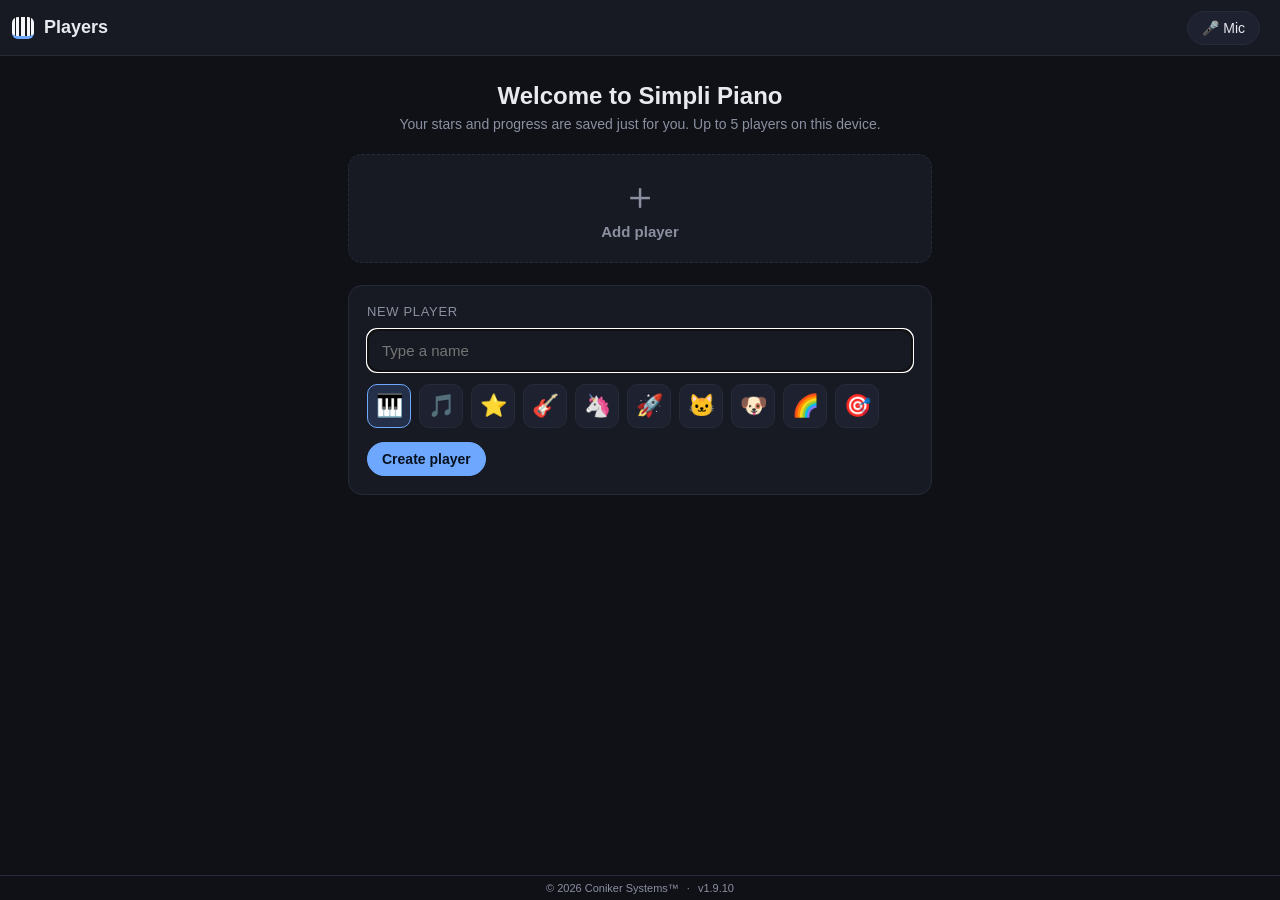
<file: index.html>
<!DOCTYPE html>
<html lang="en">
<head>
  <meta charset="UTF-8" />
  <meta name="viewport" content="width=device-width, initial-scale=1.0, maximum-scale=1.0, user-scalable=no, viewport-fit=cover" />
  <title>Simpli Piano</title>
  <meta name="description" content="Learn piano with guided, color-coded play-along lessons — installable on your iPad." />

  <!-- PWA -->
  <link rel="manifest" href="manifest.webmanifest" />
  <meta name="theme-color" content="#0f1117" />
  <link rel="icon" type="image/png" sizes="32x32" href="icons/favicon-32.png" />
  <link rel="apple-touch-icon" href="icons/apple-touch-icon.png" />
  <meta name="apple-mobile-web-app-capable" content="yes" />
  <meta name="apple-mobile-web-app-status-bar-style" content="black-translucent" />
  <meta name="apple-mobile-web-app-title" content="Simpli Piano" />
  <meta name="mobile-web-app-capable" content="yes" />

  <link rel="stylesheet" href="static/css/style.css" />
</head>
<body>
  <header class="topbar">
    <button id="back-btn" class="back" aria-label="Back" hidden>‹</button>
    <div class="title">
      <span class="logo" aria-hidden="true"></span>
      <h1 id="view-title">Simpli&nbsp;Piano</h1>
    </div>
    <span id="mic-note" class="mic-note"></span>
    <button id="mic-btn" class="chip mic" aria-pressed="false" title="Listen to your piano">🎤 Mic</button>
    <div id="topbar-actions" class="topbar-actions"></div>
  </header>

  <main id="view"></main>

  <!-- Persistent footer on every page -->
  <footer id="app-footer" class="site-footer app-footer"></footer>

  <!-- Modules load in dependency order; no build step. -->
  <script>
    // Share/Feedback config — Piano supplies its own buttons (no floating FAB).
    window.APP_INFO = {
      name: "Simpli Piano",
      url: "https://conikersystems.github.io/simpli-piano/",
      email: "info@conikersystems.com",
      noFab: true,
    };
  </script>
  <script src="static/js/version.js"></script>
  <script src="static/js/profiles.js"></script>
  <script src="static/js/feedback.js"></script>
  <script src="static/js/audio.js"></script>
  <script src="static/js/keyboard.js"></script>
  <script src="static/js/hands.js"></script>
  <script src="static/js/library.js"></script>
  <script src="static/js/songs.js"></script>
  <script src="static/js/engine.js"></script>
  <script src="static/js/trainer.js"></script>
  <script src="static/js/course.js"></script>
  <script src="static/js/stats.js"></script>
  <script src="static/js/workout.js"></script>
  <script src="static/js/mic.js"></script>
  <script src="static/js/app.js"></script>
</body>
</html>
</file>
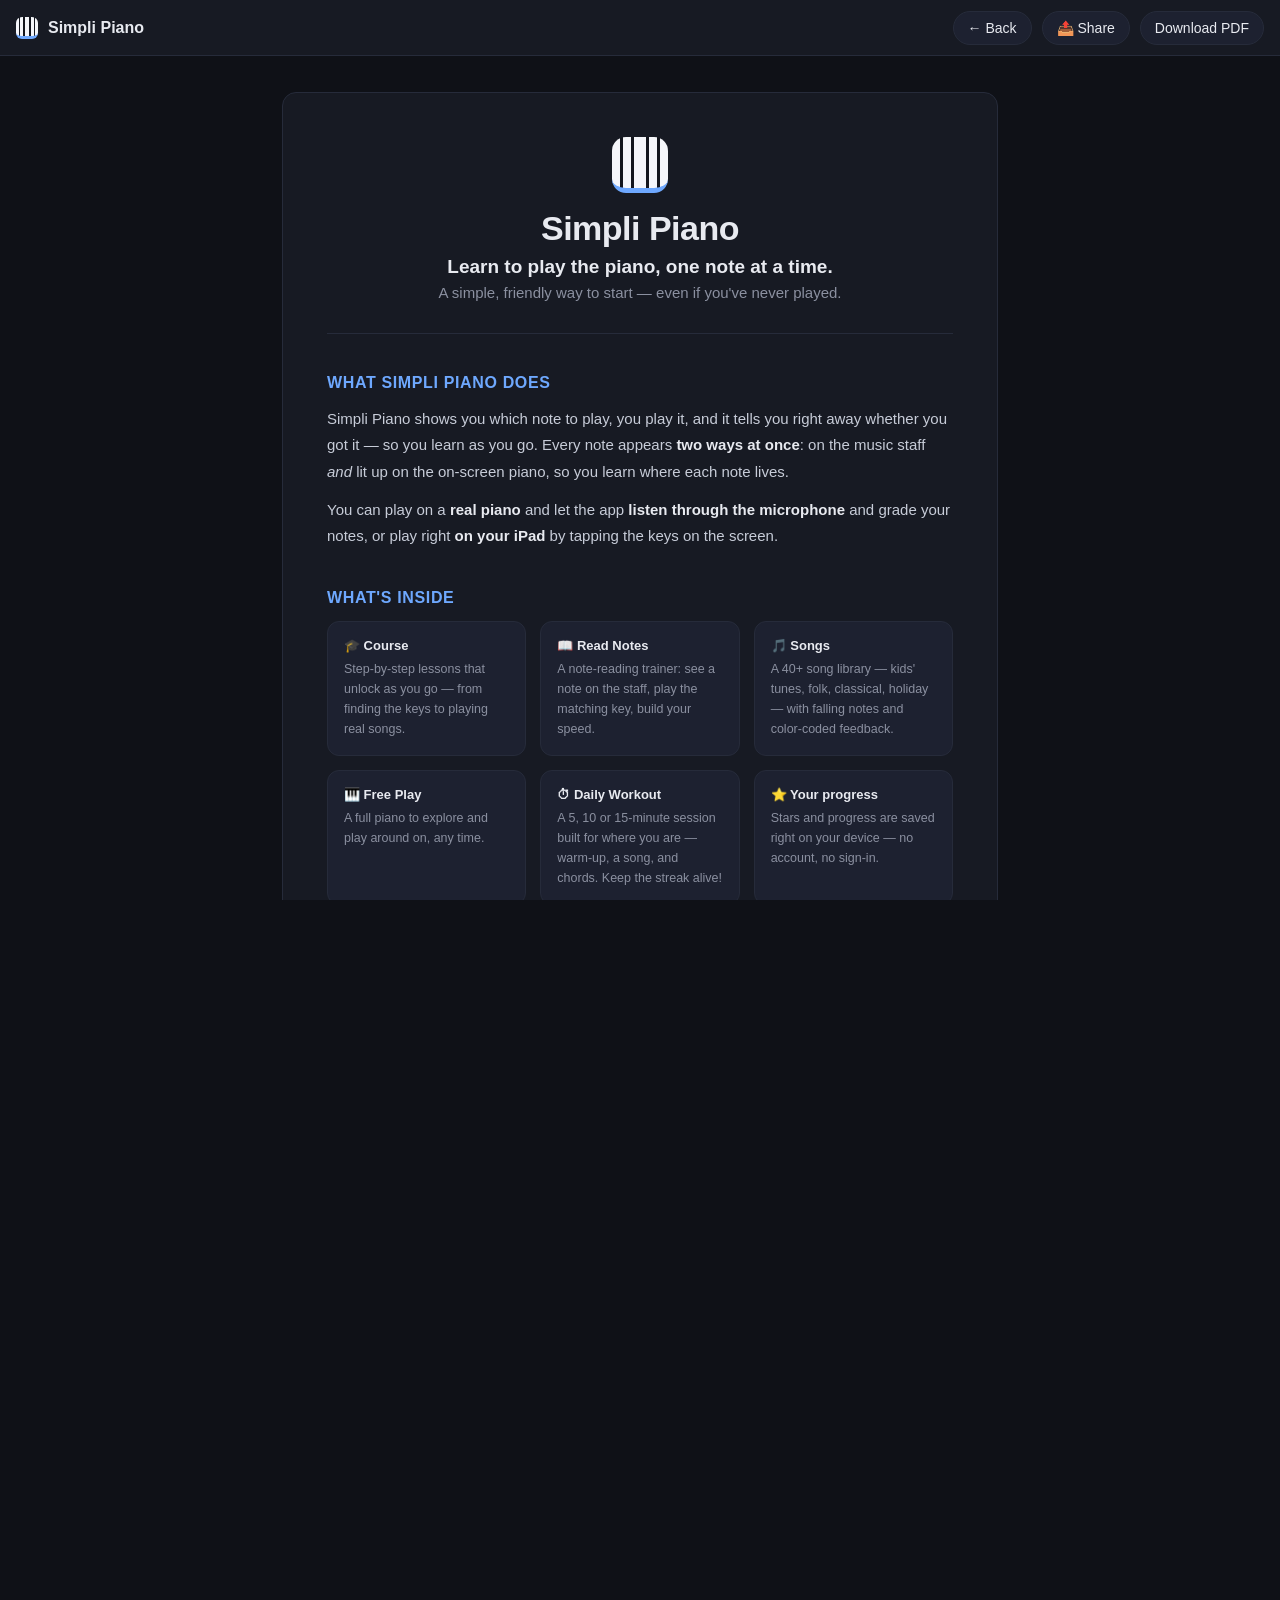
<file: about.html>
<!DOCTYPE html>
<html lang="en">
<head>
  <meta charset="UTF-8" />
  <meta name="viewport" content="width=device-width, initial-scale=1.0, viewport-fit=cover" />
  <title>About — Simpli Piano</title>
  <link rel="manifest" href="manifest.webmanifest" />
  <meta name="theme-color" content="#0f1117" />
  <link rel="icon" href="icons/favicon-32.png" sizes="32x32" />
  <link rel="apple-touch-icon" href="icons/apple-touch-icon.png" />
  <link rel="stylesheet" href="static/css/style.css" />
  <script src="static/js/version.js"></script>
</head>
<body class="about-page">
  <header class="about-bar">
    <div class="logo-wrap">
      <span class="logo" aria-hidden="true"></span>
      <strong>Simpli&nbsp;Piano</strong>
    </div>
    <div class="nav">
      <a class="chip" href="index.html">← Back</a>
      <button class="chip" id="share-btn">📤 Share</button>
      <button class="chip" id="pdf-btn">Download PDF</button>
    </div>
  </header>

  <main class="about-main">
    <div class="about-card">

      <div class="about-hero">
        <div class="about-logo" aria-hidden="true"></div>
        <h1>Simpli Piano</h1>
        <p class="about-tagline">Learn to play the piano, one note at a time.</p>
        <p class="about-sub">A simple, friendly way to start — even if you've never played.</p>
      </div>

      <section class="about-section">
        <h2>What Simpli Piano Does</h2>
        <p>Simpli Piano shows you which note to play, you play it, and it tells you right away
           whether you got it — so you learn as you go. Every note appears <b>two ways at once</b>:
           on the music staff <i>and</i> lit up on the on-screen piano, so you learn where each note lives.</p>
        <p>You can play on a <b>real piano</b> and let the app <b>listen through the microphone</b>
           and grade your notes, or play right <b>on your iPad</b> by tapping the keys on the screen.</p>
      </section>

      <section class="about-section">
        <h2>What's Inside</h2>
        <div class="why-grid">
          <div class="why-item">
            <div class="why-title">🎓 Course</div>
            <div class="why-desc">Step-by-step lessons that unlock as you go — from finding the keys to playing real songs.</div>
          </div>
          <div class="why-item">
            <div class="why-title">📖 Read Notes</div>
            <div class="why-desc">A note-reading trainer: see a note on the staff, play the matching key, build your speed.</div>
          </div>
          <div class="why-item">
            <div class="why-title">🎵 Songs</div>
            <div class="why-desc">A 40+ song library — kids' tunes, folk, classical, holiday — with falling notes and color-coded feedback.</div>
          </div>
          <div class="why-item">
            <div class="why-title">🎹 Free Play</div>
            <div class="why-desc">A full piano to explore and play around on, any time.</div>
          </div>
          <div class="why-item">
            <div class="why-title">⏱ Daily Workout</div>
            <div class="why-desc">A 5, 10 or 15-minute session built for where you are — warm-up, a song, and chords. Keep the streak alive!</div>
          </div>
          <div class="why-item">
            <div class="why-title">⭐ Your progress</div>
            <div class="why-desc">Stars and progress are saved right on your device — no account, no sign-in.</div>
          </div>
        </div>
      </section>

      <section class="about-section">
        <h2>Who It's For</h2>
        <div class="audience-grid">
          <div class="audience-item">
            <div class="audience-icon">🌱</div>
            <div class="audience-label">Complete Beginners</div>
            <div class="audience-desc">Never touched a piano? Start at the very beginning — find the keys, learn the note names, and play your first song.</div>
          </div>
          <div class="audience-item">
            <div class="audience-icon">🎹</div>
            <div class="audience-label">Real-Piano Players</div>
            <div class="audience-desc">Play on your own acoustic or digital piano and let the app listen and grade you as you practice.</div>
          </div>
          <div class="audience-item">
            <div class="audience-icon">✈️</div>
            <div class="audience-label">Practice Anywhere</div>
            <div class="audience-desc">Works fully offline on your iPad. Tap the on-screen keys to keep learning on a plane or away from your piano.</div>
          </div>
          <div class="audience-item">
            <div class="audience-icon">👨‍👩‍👧</div>
            <div class="audience-label">All Ages</div>
            <div class="audience-desc">Simple, friendly, and visual — easy enough for kids and clear enough for adults picking it up later in life.</div>
          </div>
        </div>
      </section>

      <section class="about-section">
        <h2>Private, Offline &amp; Ad-Free</h2>
        <p>Once it's on your home screen, Simpli Piano <b>works fully offline</b> — you can play
           with <b>no internet connection at all</b> (perfect for a plane). Everything runs on your
           device: no account, no sign-in, and nothing is sent to a server.</p>
        <p>And because it's <b>privately developed by Coniker Systems™</b>, there are
           <b>no ads — ever.</b></p>
      </section>

      <section class="about-section" id="get-it">
        <h2>Get Simpli Piano on Your iPad</h2>
        <p>It's a free web app — nothing to buy, no App Store needed. To keep it on your iPad or
           iPhone so it opens like a normal app and works offline:</p>
        <ol class="get-steps">
          <li>In <b>Safari</b> (you're likely here already), tap the <b>Share</b> button — the square with an arrow.</li>
          <li>Choose <b>“Add to Home Screen.”</b></li>
          <li>Tap <b>Add</b> — a Simpli Piano icon appears on your home screen.</li>
          <li>Open it from the home screen. It runs full-screen and <b>works offline</b>.</li>
        </ol>
        <div class="about-cta">
          <a class="process-btn" href="index.html">▶ Start Playing</a>
        </div>
        <p class="get-tip">Want to send it to someone? Tap <b>Share</b> at the top of this page to
           text or email them the link and these instructions.</p>

        <h2 style="margin-top:28px">Getting New Features</h2>
        <p>New features are released regularly. To get the latest version, just <b>close Simpli
           Piano and reopen it while connected to Wi-Fi</b> — it updates itself automatically, and
           your progress is kept. You can check the version number at the bottom of any screen.</p>
        <p>Have an idea or found a problem? Tap <b>💬 Feedback</b> on the home screen to send it
           straight to us — your feedback shapes what gets built next.</p>
      </section>

      <div class="about-brand">
        <div class="brand-divider"></div>
        <div class="brand-line">
          © <span id="cr-years">2026</span> <a href="https://conikersystems.com" target="_blank" rel="noopener" class="brand-link">Coniker Systems™</a>
          <span class="brand-sep">·</span>
          <a href="https://conikersystems.com" target="_blank" rel="noopener" class="brand-link">conikersystems.com</a>
          <span class="brand-sep">·</span>
          v<span id="app-ver"></span>
        </div>
      </div>

    </div>
  </main>
  <script>
    document.getElementById("app-ver").textContent = window.APP_VERSION || "1.0";
    document.getElementById("cr-years").textContent = new Date().getFullYear();

    var APP_URL = "https://conikersystems.github.io/simpli-piano/";
    // This About page's own URL — sharing it lets someone read about Simpli Piano
    // and see how to install it. Same site, just the /about.html path.
    var ABOUT_URL = location.origin + location.pathname;
    var DIR = location.pathname.substring(0, location.pathname.lastIndexOf("/") + 1);
    var PDF_URL = location.origin + DIR + "simpli-piano-about.pdf";
    // Message only — the link is passed separately in the share sheet's `url`
    // field so it isn't duplicated. (iOS appends `url` after `text`.)
    var SHARE_TEXT = "Simpli Piano — a simple, ad-free way to learn piano on your iPad. "
      + "Here's all about it and how to get it, free:";

    document.getElementById("share-btn").onclick = async function () {
      if (navigator.share) {
        try { await navigator.share({ title: "About Simpli Piano", text: SHARE_TEXT, url: ABOUT_URL }); return; } catch (e) { return; }
      }
      // No native share sheet (e.g. desktop): copy the message + link to paste anywhere.
      try { await navigator.clipboard.writeText(SHARE_TEXT + "\n" + ABOUT_URL); alert("Link copied — paste it into a text or email."); }
      catch (e) { window.prompt("Copy this link:", ABOUT_URL); }
    };

    // Download PDF — save the file to the device (sharing is handled by the
    // Share button). Fetch the file and trigger a download via a blob URL, which
    // saves to Files/Downloads without navigating the window.
    document.getElementById("pdf-btn").onclick = async function () {
      const btn = this;
      btn.textContent = "Preparing…";
      try {
        const res = await fetch("simpli-piano-about.pdf", { cache: "reload" });
        const blob = await res.blob();
        const url = URL.createObjectURL(blob);
        const a = document.createElement("a");
        a.href = url;
        a.download = "Simpli-Piano.pdf";
        document.body.appendChild(a);
        a.click();
        a.remove();
        setTimeout(() => URL.revokeObjectURL(url), 5000);
      } catch (e) {
        alert("Couldn't prepare the PDF — check your connection and try again.");
      }
      btn.textContent = "Download PDF";
    };
  </script>
</body>
</html>
</file>
<file: static/css/style.css>
/* Simpli Piano — styles. Dark shell; device-adaptive keyboard;
   falling-notes lesson lane with color-coded feedback. */

:root {
  --bg: #0f1117;
  --panel: #171a23;
  --panel-2: #1d2130;
  --line: #262b3a;
  --ink: #e8eaf0;
  --muted: #8b90a0;
  --accent: #6ea8fe;
  --good: #6ea8fe;   /* correct first try */
  --ok: #f5c451;     /* correct after a slip */
  --bad: #ff6b6b;    /* wrong */
  --white-key: #f5f6fa;
  --black-key: #14161d;
  --topbar-h: 56px;
}

* { box-sizing: border-box; -webkit-tap-highlight-color: transparent; }

html, body {
  margin: 0; height: 100%;
  background: var(--bg); color: var(--ink);
  font-family: -apple-system, BlinkMacSystemFont, "Segoe UI", Roboto, sans-serif;
  overflow: hidden; overscroll-behavior: none;
  -webkit-user-select: none; user-select: none;
}
body {
  display: flex; flex-direction: column;
  padding: env(safe-area-inset-top) env(safe-area-inset-right) env(safe-area-inset-bottom) env(safe-area-inset-left);
}

/* ---- Top bar ---- */
.topbar {
  flex: 0 0 auto; height: var(--topbar-h);
  display: flex; align-items: center; gap: 8px;
  padding: 0 12px; background: var(--panel); border-bottom: 1px solid var(--line);
}
.topbar .back {
  border: none; background: transparent; color: var(--ink);
  font-size: 30px; line-height: 1; width: 34px; height: 38px; cursor: pointer;
}
.title { display: flex; align-items: center; gap: 10px; flex: 1 1 auto; min-width: 0; }
.title h1 { font-size: 18px; font-weight: 650; margin: 0; white-space: nowrap; overflow: hidden; text-overflow: ellipsis; }
.logo {
  width: 22px; height: 22px; border-radius: 6px; flex: 0 0 auto;
  background: linear-gradient(90deg, var(--white-key) 0 14%, var(--black-key) 14% 20%,
    var(--white-key) 20% 34%, var(--black-key) 34% 40%, var(--white-key) 40% 60%,
    var(--black-key) 60% 66%, var(--white-key) 66% 80%, var(--black-key) 80% 86%, var(--white-key) 86% 100%);
  border-bottom: 3px solid var(--accent);
}
.topbar-actions { display: flex; align-items: center; gap: 10px; }

/* ---- View container ---- */
#view { flex: 1 1 auto; min-height: 0; overflow: auto; }

/* ---- Persistent footer (every page) ---- */
/* Higher specificity than the .site-footer base (which is defined later). */
.site-footer.app-footer { flex: 0 0 auto; margin-top: 0; padding: 6px 12px; font-size: 11px; border-top: 1px solid var(--line); }

/* Top-bar mic control */
.topbar .chip.mic { flex: 0 0 auto; }
.topbar .mic-note { flex: 0 0 auto; min-width: 0; margin-right: 2px; }

/* ---- Home ---- */
.home { max-width: 640px; margin: 0 auto; padding: 22px 18px; }
.tagline { color: var(--muted); text-align: center; margin: 6px 0 22px; }
.tiles { display: grid; gap: 14px; }
.tile {
  display: flex; flex-direction: column; gap: 4px; text-align: left;
  padding: 18px 20px; border-radius: 14px; cursor: pointer;
  background: var(--panel); border: 1px solid var(--line); color: var(--ink);
}
.tile:active { background: var(--panel-2); }
.tile.primary { background: linear-gradient(135deg, #243049, #1a2336); border-color: #34507e; }
.tile-label { font-size: 19px; font-weight: 650; }
.tile-sub { font-size: 13px; color: var(--muted); }
.home-hint { text-align: center; font-size: 13.5px; color: var(--accent); margin: -10px 0 18px; }
.home-footer { display: flex; gap: 12px; justify-content: center; margin-top: 24px; flex-wrap: wrap; }
.foot-btn { border: 1px solid var(--line); background: var(--panel); color: var(--ink); border-radius: 999px; padding: 10px 20px; font-size: 14px; cursor: pointer; }
.foot-btn:active { background: var(--panel-2); }

/* ---- About page + site footer (AI Ready standard) ---- */
body.about-page { overflow: auto; display: block; }
header.about-bar { height: var(--topbar-h); display: flex; align-items: center; justify-content: space-between;
  padding: 0 16px; background: var(--panel); border-bottom: 1px solid var(--line); }
header.about-bar .logo-wrap { display: flex; align-items: center; gap: 10px; }
header.about-bar .nav { display: flex; align-items: center; gap: 10px; }
.about-main { max-width: 760px; margin: 0 auto; padding: 36px 22px 60px; }
.about-card { background: var(--panel); border: 1px solid var(--line); border-radius: 14px; padding: clamp(22px, 5vw, 44px); }
.about-hero { text-align: center; margin-bottom: 40px; padding-bottom: 32px; border-bottom: 1px solid var(--line); }
.about-hero .about-logo { width: 56px; height: 56px; border-radius: 14px; margin: 0 auto 16px;
  background: linear-gradient(90deg, var(--white-key) 0 14%, var(--black-key) 14% 20%, var(--white-key) 20% 34%,
    var(--black-key) 34% 40%, var(--white-key) 40% 60%, var(--black-key) 60% 66%, var(--white-key) 66% 80%,
    var(--black-key) 80% 86%, var(--white-key) 86% 100%); border-bottom: 5px solid var(--accent); }
.about-hero h1 { font-size: 34px; font-weight: 800; letter-spacing: -0.5px; margin: 0 0 8px; }
.about-tagline { font-size: 19px; font-weight: 600; color: var(--ink); margin: 0 0 6px; }
.about-sub { font-size: 15px; color: var(--muted); margin: 0; }
.about-section { margin-bottom: 40px; }
.about-section h2 { font-size: 16px; font-weight: 700; margin: 0 0 14px; color: var(--accent); text-transform: uppercase; letter-spacing: 0.04em; }
.about-section p { font-size: 15px; line-height: 1.75; color: #c7ccd8; margin: 0 0 12px; }
.about-section b { color: var(--ink); }
.audience-grid { display: grid; grid-template-columns: 1fr 1fr; gap: 14px; }
@media (max-width: 560px) { .audience-grid { grid-template-columns: 1fr; } }
.audience-item { background: var(--panel-2); border: 1px solid var(--line); border-radius: 12px; padding: 16px; }
.audience-icon { font-size: 22px; margin-bottom: 8px; }
.audience-label { font-size: 14px; font-weight: 700; color: var(--ink); margin-bottom: 6px; }
.audience-desc { font-size: 13px; color: var(--muted); line-height: 1.6; }
.why-grid { display: grid; grid-template-columns: 1fr 1fr 1fr; gap: 14px; }
@media (max-width: 600px) { .why-grid { grid-template-columns: 1fr; } }
.why-item { background: var(--panel-2); border: 1px solid var(--line); border-radius: 12px; padding: 16px; }
.why-title { font-size: 13px; font-weight: 700; color: var(--ink); margin-bottom: 6px; }
.why-desc { font-size: 12.5px; color: var(--muted); line-height: 1.6; }
.get-url { display: flex; align-items: center; gap: 10px; flex-wrap: wrap; background: var(--panel-2); border: 1px solid var(--line); border-radius: 10px; padding: 12px 14px; margin: 12px 0; }
.get-url-link { font-family: ui-monospace, SFMono-Regular, Menlo, monospace; font-size: 14px; color: #cdddff; word-break: break-all; flex: 1 1 auto; }
.get-steps { margin: 8px 0 8px 4px; padding-left: 22px; color: #c7ccd8; line-height: 1.9; font-size: 15px; }
.get-steps b { color: var(--ink); }
.get-tip { font-size: 13.5px; color: var(--muted); }
.about-cta { text-align: center; margin: 40px 0 8px; }
.process-btn { display: inline-block; text-decoration: none; padding: 14px 32px; background: var(--accent); color: #07101f;
  border: none; border-radius: 999px; font-size: 16px; font-weight: 650; cursor: pointer; }
.about-brand { margin-top: 30px; }
.brand-divider { height: 1px; background: var(--line); margin-bottom: 18px; }
.brand-line { font-size: 13px; color: var(--muted); text-align: center; }
.brand-link { color: var(--muted); text-decoration: none; }
.brand-link:hover { color: var(--accent); }
.brand-sep { margin: 0 8px; }
.site-footer { text-align: center; padding: 22px; font-size: 12px; color: var(--muted); border-top: 1px solid var(--line); margin-top: 24px; }
.site-footer a { color: var(--muted); text-decoration: none; }
.site-footer a:hover { color: var(--ink); }
.footer-sep { margin: 0 8px; }
@media print {
  /* The app shell pins html/body to 100% height with overflow hidden, which
     clips a printed page to one screen. Let the About page flow across pages. */
  html, body.about-page { height: auto !important; min-height: 0 !important; overflow: visible !important; }
  body.about-page { background: #fff !important; color: #111 !important; -webkit-print-color-adjust: exact; print-color-adjust: exact; }
  .about-section, .why-item, .audience-item { page-break-inside: avoid; }
  header.about-bar, .about-cta { display: none !important; }
  .about-card { border: none !important; padding: 0 !important; background: #fff !important; }
  .about-hero h1, .about-tagline, .about-section h2, .about-section p, .about-section b,
  .audience-label, .audience-desc, .why-title, .why-desc, .brand-line { color: #111 !important; }
  .audience-item, .why-item { background: #f5f5f5 !important; border-color: #ccc !important; }
}

/* ---- Players / profiles ---- */
.player-chip { display: inline-flex; align-items: center; gap: 8px; margin: 0 auto 14px; padding: 8px 16px; border-radius: 999px; background: var(--panel); border: 1px solid var(--line); color: var(--ink); font-size: 15px; cursor: pointer; }
.player-chip .profile-emoji { font-size: 18px; }
.player-chip .swap { color: var(--muted); }
.profiles { max-width: 620px; margin: 0 auto; padding: 26px 18px; text-align: center; }
.profiles-title { font-size: 24px; margin: 0 0 6px; }
.profiles-sub { color: var(--muted); margin: 0 0 22px; font-size: 14px; }
.profiles-grid { display: grid; grid-template-columns: repeat(auto-fit, minmax(120px, 1fr)); gap: 14px; }
.profile-card { position: relative; display: flex; flex-direction: column; align-items: center; gap: 8px; padding: 22px 12px; border-radius: 14px; background: var(--panel); border: 1px solid var(--line); color: var(--ink); cursor: pointer; }
.profile-card.active { border-color: var(--accent); }
.profile-card.add { border-style: dashed; color: var(--muted); }
.profile-emoji { font-size: 38px; line-height: 1; }
.profile-name { font-size: 15px; font-weight: 600; }
.profile-del { position: absolute; top: 6px; right: 8px; color: var(--muted); font-size: 13px; padding: 2px 6px; }
.profile-del:hover { color: var(--bad); }
.profile-create { margin-top: 22px; padding: 18px; border: 1px solid var(--line); border-radius: 14px; background: var(--panel); text-align: left; }
.create-label { font-size: 13px; color: var(--muted); text-transform: uppercase; letter-spacing: 0.05em; margin-bottom: 10px; }
.profile-create .field { margin-bottom: 12px; }
.emoji-row { display: flex; flex-wrap: wrap; gap: 8px; margin-bottom: 14px; }
.emoji-pick { width: 44px; height: 44px; font-size: 22px; border-radius: 10px; background: var(--panel-2); border: 1px solid var(--line); cursor: pointer; }
.emoji-pick.active { border-color: var(--accent); background: #243049; }

/* ---- Home stats strip (streak · daily goal · weekly minutes) ---- */
.stats-strip {
  display: flex; align-items: center; justify-content: center; gap: 16px; flex-wrap: wrap;
  margin: 2px auto 0; padding: 8px 14px; max-width: 560px;
  background: var(--panel); border: 1px solid var(--line); border-radius: 999px;
  font-size: 13px; color: var(--muted);
}
.stats-strip .stat { display: inline-flex; align-items: center; gap: 8px; white-space: nowrap; }
.goal-bar { width: 64px; height: 6px; border-radius: 3px; background: var(--panel-2); overflow: hidden; display: inline-block; }
.goal-fill { display: block; height: 100%; background: var(--accent); border-radius: 3px; }
.result-callout { margin-top: 8px; font-size: 14px; color: var(--accent); }
.result-callout:empty { display: none; }
.workout-controls { display: flex; align-items: center; justify-content: center; gap: 14px; margin: 14px 0 4px; flex-wrap: wrap; }
.workout-preview .song-row { pointer-events: none; }
.onboard-grid { margin-top: 18px; }
.onboard-skip { margin-top: 22px; }

/* ---- Song list ---- */
.song-wrap { max-width: 680px; margin: 0 auto; }
.genre-chips { display: flex; flex-wrap: wrap; gap: 8px; padding: 12px 12px 0; }
.genre-chips .chip { padding: 7px 13px; font-size: 13px; }
.song-list { max-width: 680px; margin: 0 auto; padding: 12px; display: grid; gap: 8px; }
.group-head { font-size: 13px; color: var(--muted); text-transform: uppercase; letter-spacing: 0.06em; margin: 16px 4px 2px; }
.group-head:first-child { margin-top: 4px; }
.song-row {
  display: flex; align-items: center; gap: 14px; width: 100%;
  padding: 14px 16px; border-radius: 12px; cursor: pointer;
  background: var(--panel); border: 1px solid var(--line); color: var(--ink); text-align: left;
}
.song-row:active { background: var(--panel-2); }
.song-dot { width: 34px; height: 34px; border-radius: 50%; display: grid; place-items: center; flex: 0 0 auto; background: #2a3654; color: var(--accent); }
.diff-2 { background: #2f3a2a; color: #9fd07f; }
.diff-3 { background: #3a2f2a; color: #e0a87f; }
.diff-4 { background: #3a2a38; color: #d99fd0; }
.song-meta { display: flex; flex-direction: column; flex: 1 1 auto; min-width: 0; }
.song-title { font-weight: 600; }
.song-sub { font-size: 12px; color: var(--muted); }
.song-stars { color: var(--ok); letter-spacing: 2px; }

/* ---- Favorites (♥ toggle + My Favorites view) ---- */
.fav-heart {
  flex: 0 0 auto; width: 32px; height: 32px; border-radius: 50%;
  display: grid; place-items: center; font-size: 18px; line-height: 1;
  color: var(--muted); background: transparent; cursor: pointer; user-select: none;
}
.fav-heart:active { transform: scale(0.9); }
.fav-heart.on { color: #ff6b8a; }
.fav-intro { max-width: 680px; margin: 12px auto 0; padding: 0 16px; }
.fav-suggest { display: block; max-width: 680px; margin: 14px auto 24px; }

/* ---- Lesson ---- */
/* Which hand to play with — stated on every lesson. */
.lesson-hand {
  flex: 0 0 auto; display: flex; align-items: center; gap: 10px; flex-wrap: wrap;
  max-width: 680px; margin: 10px auto 0; padding: 0 14px;
}
.hand-badge {
  display: inline-flex; align-items: center; gap: 6px;
  padding: 6px 14px; border-radius: 999px; font-size: 15px; font-weight: 650;
  background: rgba(110, 168, 254, 0.16); color: var(--accent);
  border: 1px solid rgba(110, 168, 254, 0.45);
}
/* NB: NOT .hand-tip — that class is the Hands overlay's fingertip circle. */
.hand-note { font-size: 12.5px; color: var(--muted); }
.lesson-focus {
  flex: 0 0 auto; margin: 10px auto 2px; max-width: 680px;
  padding: 10px 14px; border-radius: 10px; font-size: 14px; line-height: 1.45;
  background: var(--panel); border: 1px solid var(--line); color: var(--ink);
}
.lesson { display: flex; flex-direction: column; height: 100%; }
.lesson-controls {
  flex: 0 0 auto; display: flex; align-items: center; gap: 10px; flex-wrap: wrap;
  padding: 10px 14px; border-bottom: 1px solid var(--line); background: var(--panel);
}
.chip {
  border: 1px solid var(--line); background: var(--panel-2); color: var(--ink);
  border-radius: 999px; padding: 8px 14px; font-size: 14px; cursor: pointer;
}
a.chip { text-decoration: none; display: inline-flex; align-items: center; }
.chip:active { transform: translateY(1px); }
.chip.active { border-color: var(--accent); color: var(--accent); }
.chip.play { background: var(--accent); color: #07101f; border-color: var(--accent); font-weight: 650; }
.seg { display: inline-flex; border: 1px solid var(--line); border-radius: 999px; overflow: hidden; }
.seg-btn { border: none; background: var(--panel-2); color: var(--ink); padding: 9px 16px; font-size: 14px; cursor: pointer; border-right: 1px solid var(--line); }
.seg-btn:last-child { border-right: none; }
.seg-btn.active { background: var(--accent); color: #07101f; font-weight: 650; }
.tempo { display: flex; align-items: center; gap: 8px; font-size: 13px; color: var(--muted); }
.tempo input[type=range] { width: 110px; accent-color: var(--accent); }
.tempo-val { min-width: 38px; text-align: center; color: var(--ink); font-size: 13px; }

.progress-bar { flex: 0 0 auto; height: 6px; background: #20242f; }
.progress-bar > span { display: block; height: 100%; width: 0; background: var(--accent); transition: width 0.15s ease; }
.lesson-status { flex: 0 0 auto; text-align: center; font-size: 15px; color: var(--ink); padding: 8px 6px; }

/* Falling-notes lane */
.lane { position: relative; flex: 1 1 auto; min-height: 80px; overflow: hidden; margin: 0 14px; }
.lane-notes { position: absolute; left: 0; right: 0; bottom: 0; top: 0; }
.note-block {
  position: absolute; border-radius: 6px;
  background: rgba(110,168,254,0.22); border: 1px solid rgba(110,168,254,0.55);
  color: #cdddff; font-size: 12px; display: flex; align-items: flex-end; justify-content: center;
  padding-bottom: 4px; overflow: hidden;
}
.note-block.accidental { background: rgba(110,168,254,0.12); }
.note-block.active { border-color: #fff; box-shadow: 0 0 0 2px rgba(110,168,254,0.6), 0 0 16px rgba(110,168,254,0.5); }
.note-block.done-good { background: var(--good); border-color: var(--good); color: #07101f; }
.note-block.done-ok { background: var(--ok); border-color: var(--ok); color: #2a1e00; }
.note-block.missed { background: rgba(255,107,107,0.22); border-color: var(--bad); color: #ffd5d5; }
.hitline { position: absolute; left: 0; right: 0; bottom: 8px; height: 3px; background: var(--accent); box-shadow: 0 0 12px rgba(110,168,254,0.8); border-radius: 2px; }

/* Keyboard wrapper */
.kb-wrap { flex: 0 0 auto; height: clamp(140px, 26vh, 230px); padding: 10px 14px 14px; }
.kb-wrap.grow { flex: 1 1 auto; height: auto; }
/* Taller keys in lessons/drills so the hand overlay has room to look natural. */
.kb-wrap.tall { height: clamp(200px, 40vh, 330px); }

/* ---- "Which finger?" hands overlay (typing-tutor style) ---- */
.kb-wrap.has-hands { position: relative; }
/* Taller keys while the hands are shown — room to rest the hand on them. */
.kb-wrap.hands-on:not(.grow) { height: clamp(200px, 38vh, 340px); }
.hands-overlay {
  position: absolute; top: 10px; left: 14px; right: 14px; bottom: 14px;
  pointer-events: none; z-index: 3;
}
.hand-svg { position: absolute; top: 0; height: 108%; overflow: visible; filter: drop-shadow(0 3px 6px rgba(0,0,0,0.4)); }
.hand-svg .hand-shape {
  stroke: rgba(150, 98, 58, 0.5);
  stroke-width: 1.3;
  stroke-linejoin: round;
}
.hand-svg .hand-nail {
  fill: rgba(255, 234, 222, 0.82);
  stroke: rgba(150, 98, 58, 0.4);
  stroke-width: 0.9;
}
.hand-svg .hand-crease {
  fill: none;
  stroke: rgba(122, 72, 36, 0.32);
  stroke-width: 1;
  stroke-linecap: round;
}
.hand-svg .hand-cuff {
  fill: rgba(110, 150, 230, 0.55);
  stroke: rgba(84, 112, 190, 0.6);
  stroke-width: 1.2;
  stroke-linejoin: round;
}
.hand-tip {
  position: absolute; transform: translateX(-50%);
  aspect-ratio: 1; border-radius: 50%;
  background: rgba(150, 98, 58, 0.8); color: #fff;
  display: grid; place-items: center;
  font-size: clamp(10px, 1.6vw, 15px); font-weight: 700;
  transition: background 0.15s, transform 0.15s;
  box-shadow: 0 1px 3px rgba(0,0,0,0.25);
}
.hand-tip.active {
  background: var(--accent); color: #07101f;
  transform: translateX(-50%) scale(1.25);
  animation: keyPulse 1.1s ease-in-out infinite;
}
.hand-tip.good { background: var(--ok); color: #07101f; }
/* Whole-finger highlight — the finger to use glows like the target key. */
.hand-fhl { fill: transparent; stroke: transparent; transition: fill 0.15s; }
.hand-fhl.active {
  fill: rgba(48, 108, 236, 0.6);
  stroke: #eaf1ff; stroke-width: 2;
  animation: fingerPulse 1.1s ease-in-out infinite;
}
.hand-fhl.good { fill: rgba(38, 165, 94, 0.6); stroke: #eafff1; stroke-width: 2; }
@keyframes fingerPulse {
  0%, 100% { opacity: 0.72; }
  50% { opacity: 1; }
}

/* ---- Keyboard ---- */
.keyboard {
  position: relative; display: flex; height: 100%;
  border-radius: 10px; overflow: hidden; background: #000; box-shadow: 0 10px 30px rgba(0,0,0,0.5);
  touch-action: none;
}
.key { position: relative; cursor: pointer; touch-action: none; }
.key.white { flex: 1 1 0; background: linear-gradient(#ffffff, var(--white-key)); border-right: 1px solid #cfd3df; border-radius: 0 0 7px 7px; }
.key.white:last-of-type { border-right: none; }
.key.white.active { background: linear-gradient(#dbe4ff, #aebdff); }
.key.black { position: absolute; top: 0; height: 62%; background: linear-gradient(#2a2e3a, var(--black-key)); border-radius: 0 0 6px 6px; z-index: 2; box-shadow: 0 4px 6px rgba(0,0,0,0.5); }
.key.black.active { background: linear-gradient(#3a445e, #2b3346); }
.key .label { position: absolute; bottom: 8px; left: 0; right: 0; text-align: center; font-size: 12px; pointer-events: none; }
.key.white .label { color: #6b7180; }
.key.black .label { color: #aeb6c8; font-size: 10px; }
.keyboard.no-labels .label { display: none; }

/* feedback highlights — the "play this next" key glows + gently pulses */
.key.white.hl-hint { background: linear-gradient(#d4e2ff, #7ea2ff); animation: keyPulse 1.1s ease-in-out infinite; }
.key.black.hl-hint { background: linear-gradient(#5468a0, #32467a); animation: keyPulse 1.1s ease-in-out infinite; }
@keyframes keyPulse {
  0%, 100% { box-shadow: inset 0 0 0 2px rgba(110,168,254,0.7), 0 0 10px rgba(110,168,254,0.5); }
  50% { box-shadow: inset 0 0 0 3px rgba(110,168,254,1), 0 0 22px rgba(110,168,254,0.9); }
}
.key.hl-good { background: linear-gradient(#bdeccb, #7fd99a) !important; }
.key.black.hl-good { background: linear-gradient(#3f7a55, #2c5e3f) !important; }
.key.hl-bad { background: linear-gradient(#ffd0d0, #ff9b9b) !important; }
.key.black.hl-bad { background: linear-gradient(#7a3f3f, #5e2c2c) !important; }

/* ---- Course (tiers + next-up + completed) ---- */
.course-wrap { max-width: 680px; margin: 0 auto; padding: 12px; }
.next-up { margin: 6px 0 10px; }
.next-label { font-size: 12px; letter-spacing: 0.08em; color: var(--accent); font-weight: 700; margin: 0 4px 8px; }
.next-card { display: flex; align-items: center; gap: 16px; width: 100%; text-align: left; cursor: pointer;
  padding: 20px; border-radius: 16px; color: var(--ink);
  background: linear-gradient(135deg, #243049, #1a2336); border: 1px solid #34507e; }
.next-card:active { filter: brightness(1.1); }
.next-icon { width: 46px; height: 46px; border-radius: 50%; display: grid; place-items: center; flex: 0 0 auto; background: #2a3654; color: var(--accent); font-size: 20px; }
.next-meta { display: flex; flex-direction: column; flex: 1 1 auto; min-width: 0; }
.next-title { font-size: 19px; font-weight: 700; }
.next-blurb { font-size: 13px; color: var(--muted); }
.next-go { font-size: 22px; color: var(--accent); }
.next-done { text-align: center; color: #9fd07f; padding: 18px; background: var(--panel); border: 1px solid var(--line); border-radius: 14px; }
.coming-soon { color: var(--muted); font-size: 14px; padding: 8px 6px 14px; font-style: italic; }
.completed { margin-top: 16px; border-top: 1px solid var(--line); padding-top: 6px; }
.completed > summary { cursor: pointer; color: var(--muted); font-size: 14px; padding: 10px 4px; list-style: none; }
.completed > summary::-webkit-details-marker { display: none; }
.completed .song-list { padding-top: 4px; }

/* ---- Course path ---- */
.song-row.locked { opacity: 0.62; cursor: pointer; }
.song-row.locked:active { opacity: 0.85; }
.unlock-hint { color: var(--accent); font-size: 13px; white-space: nowrap; }
.song-dot.unit { background: #2a3654; color: var(--accent); }
.song-dot.unit.done { background: #2f3a2a; color: #9fd07f; }

/* ---- Note-reading trainer ---- */
.trainer-stats { flex: 0 0 auto; text-align: center; font-size: 16px; color: var(--ink); padding: 12px 6px 4px; }
.staff-wrap { flex: 1 1 auto; min-height: 80px; display: grid; place-items: center; padding: 8px 14px; }
.staff-wrap svg { width: min(100%, 520px); height: 100%; max-height: 240px; }

/* ---- Mic toggle ---- */
.mic-wrap { display: inline-flex; align-items: center; gap: 8px; }
.chip.mic.active { background: var(--bad); color: #fff; border-color: var(--bad); }
.mic-note { font-size: 12px; color: var(--muted); min-width: 56px; }
/* Live input meter — proof the mic is hearing something. */
.mic-meter {
  flex: 0 0 auto; width: 46px; height: 8px; border-radius: 999px;
  background: #20242f; border: 1px solid var(--line); overflow: hidden; margin-right: 6px;
}
.mic-meter-fill {
  display: block; height: 100%; width: 0; border-radius: 999px;
  background: #4a5570; transition: width 0.08s linear, background 0.12s;
}
.mic-meter-fill.hot { background: var(--good); }

/* ---- Completion overlay ---- */
.overlay { position: fixed; inset: 0; background: rgba(8,10,15,0.7); display: grid; place-items: center; z-index: 50; }
.card { background: var(--panel); border: 1px solid var(--line); border-radius: 16px; padding: 26px 30px; text-align: center; width: min(86vw, 340px); }
.big-stars { font-size: 44px; color: var(--ok); letter-spacing: 6px; }
.result { font-size: 20px; font-weight: 650; margin-top: 8px; }
.result-sub { font-size: 13px; color: var(--muted); margin-top: 4px; }
.card-actions { display: flex; gap: 12px; justify-content: center; margin-top: 20px; }

/* ---- Editor ---- */
.editor { max-width: 640px; margin: 0 auto; padding: 16px; }
.editor-intro { color: #c7ccd8; font-size: 14.5px; line-height: 1.6; margin: 0 0 16px; }
.editor-intro code { background: var(--panel-2); padding: 1px 5px; border-radius: 4px; color: #cdddff; }
.field-row { display: flex; gap: 10px; margin-bottom: 10px; }
.field {
  background: var(--panel); border: 1px solid var(--line); color: var(--ink);
  border-radius: 10px; padding: 12px 14px; font-size: 15px; width: 100%;
}
.field.small { width: 90px; flex: 0 0 auto; }
.field.area { width: 100%; min-height: 120px; font-family: ui-monospace, SFMono-Regular, Menlo, monospace; line-height: 1.6; resize: vertical; }
.help { margin: 10px 0; color: var(--muted); font-size: 13px; }
.help summary { cursor: pointer; color: var(--accent); }
.help code { background: var(--panel-2); padding: 1px 5px; border-radius: 4px; color: #cdddff; }
.editor-msg { min-height: 18px; font-size: 13px; margin: 8px 0; }
.editor-msg.bad { color: var(--bad); }
.editor-msg.ok { color: #9fd07f; }
.editor-actions { display: flex; gap: 10px; }
.mine { margin-top: 26px; border-top: 1px solid var(--line); padding-top: 14px; }
.mine h3 { font-size: 14px; color: var(--muted); margin: 0 0 8px; font-weight: 600; }
.mine-row { display: flex; align-items: center; gap: 12px; padding: 8px 0; border-bottom: 1px solid var(--line); }
.mine-row span { flex: 1 1 auto; }
.link { background: none; border: none; color: var(--accent); cursor: pointer; font-size: 14px; }
.link.danger { color: var(--bad); }
</file>
